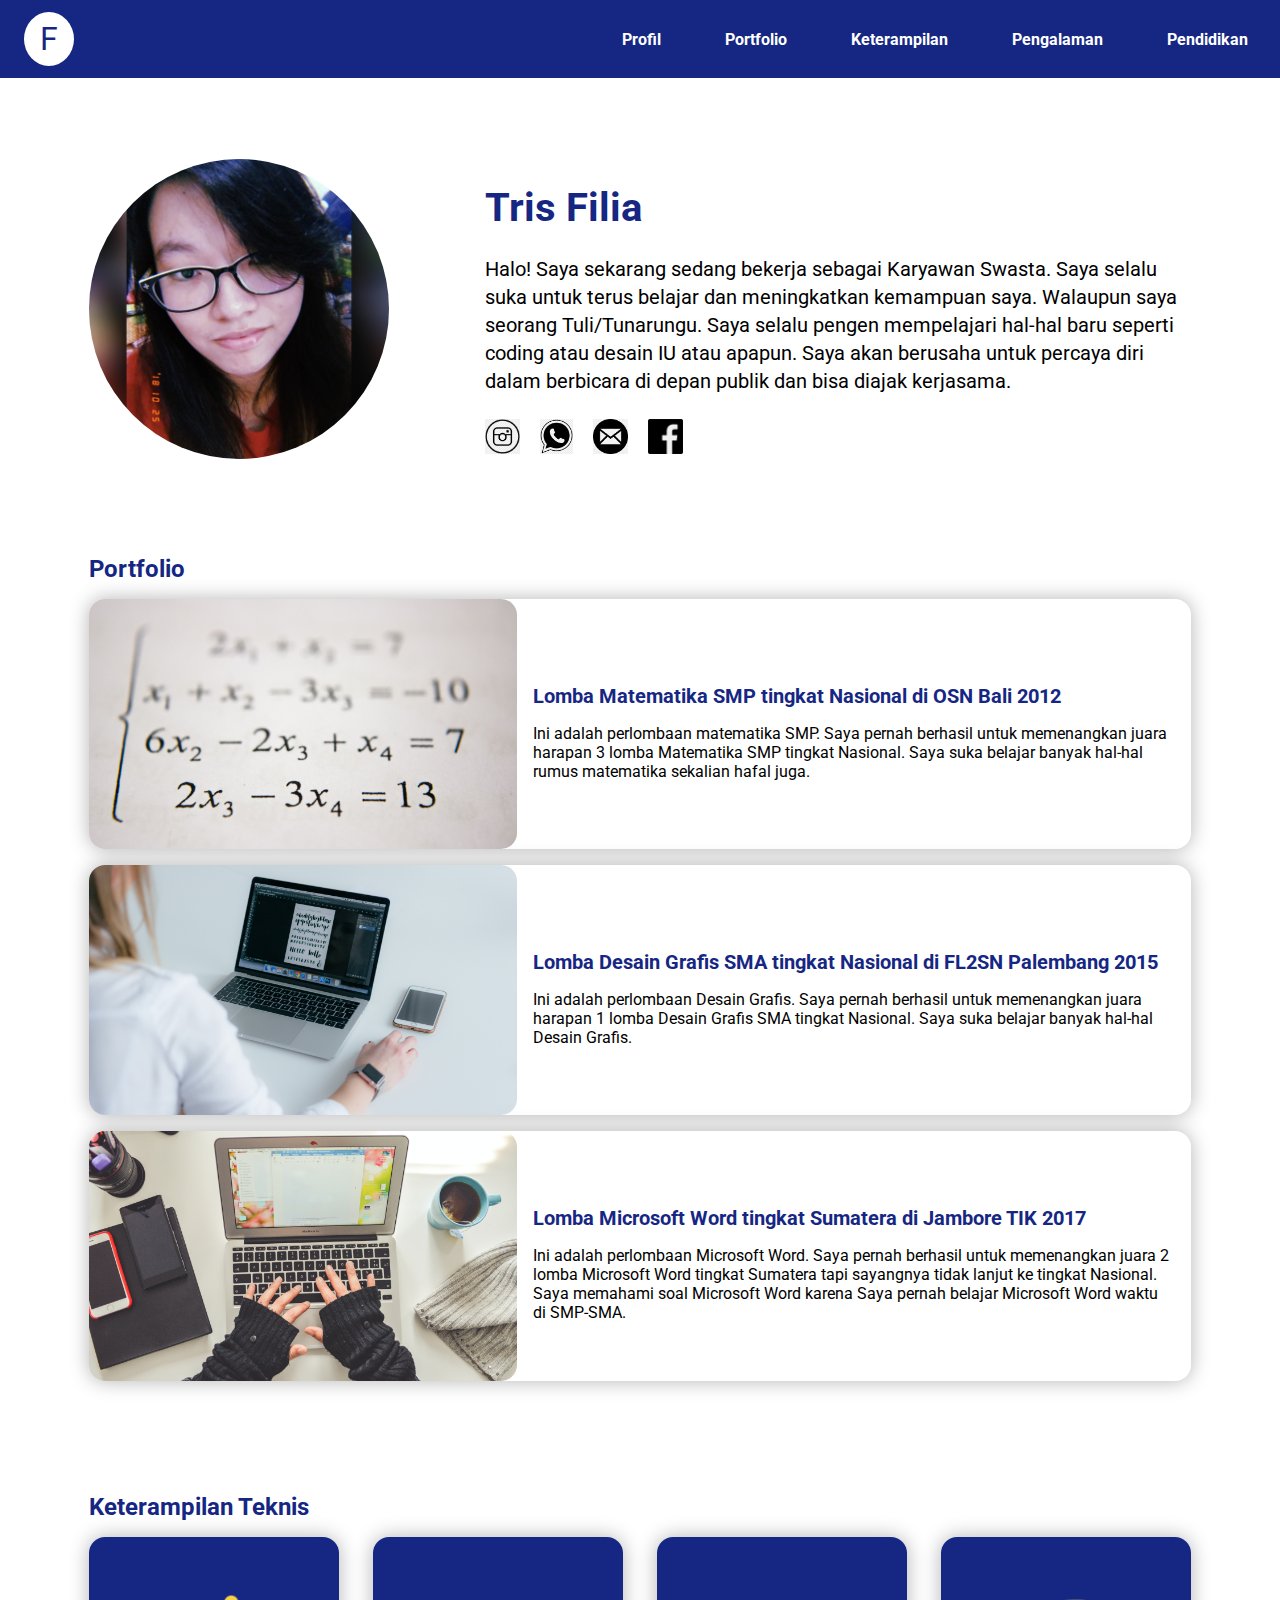
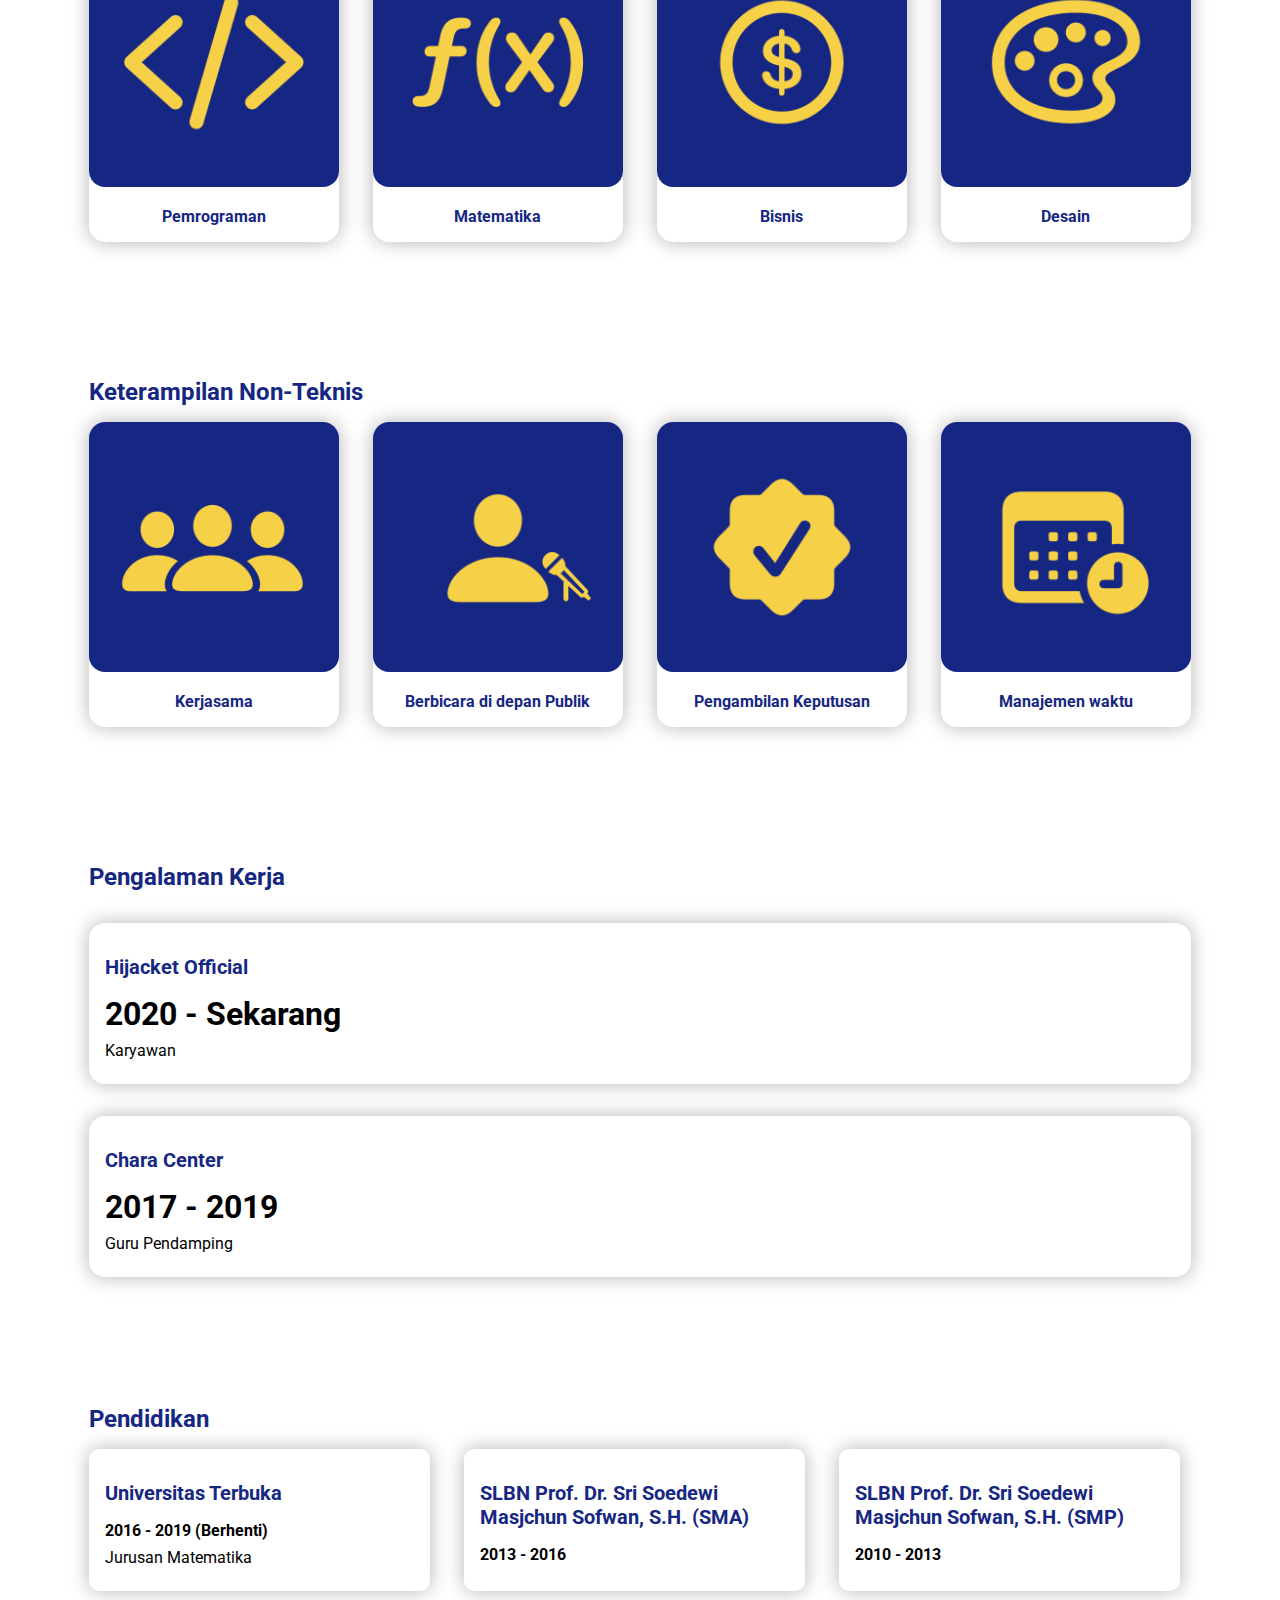
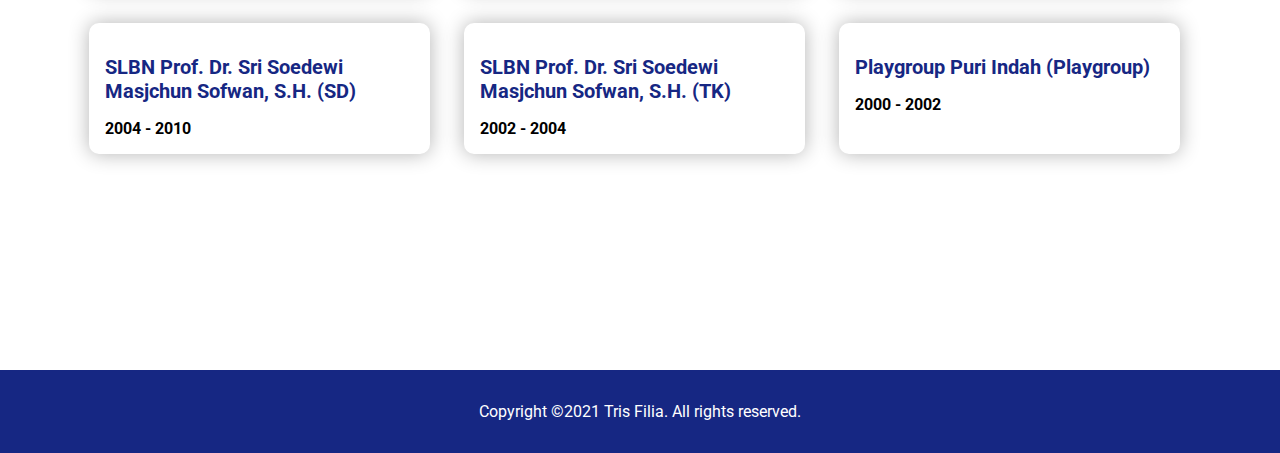
<file: index.html>
<!DOCTYPE html>
<html lang="en">
<head>
    <title>My Portfolio Website</title>
    <meta charset="UTF-8">
    <meta http-equiv="X-UA-Compatible" content="IE=edge">
    <meta name="viewport" content="width=device-width, initial-scale=1.0">
    <link rel="stylesheet" href="style.css"
    <title>Portofolio Website - Filia</title>
</head>
<body>
    <header>
        <a href="index.html" class="logo">F</a>
        <nav class="nav-bar">
            <ul class="nav-bar-items">
                <li><a href="#Top">Profil</a></li>
                <li><a href="#Portfolio">Portfolio</a></li>
                <li><a href="#Keterampilan">Keterampilan</a></li>
                <li><a href="#Pengalaman">Pengalaman</a></li>
                <li><a href="#Pendidikan">Pendidikan</a></li>
            </ul>
        </nav>
    </header>
    <div class="content">
        <!-- Bagian Profile -->
        <div id="profile-container">
            <img src="./gambar/filia.png" id="profile-picture">
            <div id="bio">
                <h1 class="title-1" id="name">Tris Filia</h1>
                <p class="subtitle">Halo! Saya sekarang sedang bekerja sebagai Karyawan Swasta.
                    Saya selalu suka untuk terus belajar dan meningkatkan kemampuan saya.
                    Walaupun saya seorang Tuli/Tunarungu.
                    Saya selalu pengen mempelajari hal-hal baru seperti coding atau desain IU atau apapun.
                    Saya akan berusaha untuk percaya diri dalam berbicara di depan publik dan bisa diajak kerjasama.</p>
                <div class="social-media-container">
                    <a href="https://www.instagram.com/tris_filia/"><img src="./gambar/instagram.png" alt="logo"></a>
                    <a href=""><img src="./gambar/whatsapp.png" alt="logo"></a>
                    <a href="mailto:Trisfilia@gmail.com"><img src="./gambar/mail.png" alt="logo"></a>
                    <a href="https://www.facebook.com/tris.dududh"><img src="./gambar/facebook.png" alt="logo"></a>
                </div>
            </div>
        </div>

        <!-- Bagian Porfolio-->
        <h1 class="title-2" id="Portfolio">Portfolio</h1>
        <div class="portfolio-card">
            <img class="portfolio-picture" src="./gambar/matematika.jpg" alt="logo">
            <div>
                <h1 class="title-3">Lomba Matematika SMP tingkat Nasional di OSN Bali 2012</h1>
                <p class="descripton">
                    Ini adalah perlombaan matematika SMP.
                    Saya pernah berhasil untuk memenangkan juara harapan 3 lomba Matematika SMP tingkat Nasional.
                    Saya suka belajar banyak hal-hal rumus matematika sekalian hafal juga.
                </p>
            </div>
        </div>
        <div class="portfolio-card">
            <img class="portfolio-picture" src="./gambar/desain-grafis.jpg" alt="logo">
            <div>
                <h1 class="title-4">Lomba Desain Grafis SMA tingkat Nasional di FL2SN Palembang 2015</h1>
                <p class="descripton">
                    Ini adalah perlombaan Desain Grafis.
                    Saya pernah berhasil untuk memenangkan juara harapan 1 lomba Desain Grafis SMA tingkat Nasional.
                    Saya suka belajar banyak hal-hal Desain Grafis.
                </p>
            </div>
        </div>
        <div class="portfolio-card">
            <img class="portfolio-picture" src="./gambar/microsoft-office.jpg" alt="logo">
            <div>
                <h1 class="title-5">Lomba Microsoft Word tingkat Sumatera di Jambore TIK 2017</h1>
                <p class="descripton">
                    Ini adalah perlombaan Microsoft Word.
                    Saya pernah berhasil untuk memenangkan juara 2 lomba Microsoft Word tingkat Sumatera tapi sayangnya tidak lanjut ke tingkat Nasional.
                    Saya memahami soal Microsoft Word karena Saya pernah belajar Microsoft Word waktu di SMP-SMA.
                </p>
            </div>
        </div>

        <!-- Bagian Keterampilan-->
        <h1 class="title-2" id="Keterampilan">Keterampilan Teknis</h1>
        <div class="skill-container">
            <div class="skill-card">
                <img src="./gambar/programming.png" alt="logo" class="skill-picture">
                <p class="skill-title">Pemrograman</p>
            </div>
            <div class="skill-card">
                <img src="./gambar/mathematics.png" alt="logo" class="skill-picture">
                <p class="skill-title">Matematika</p>
            </div>
            <div class="skill-card">
                <img src="./gambar/business.png" alt="logo" class="skill-picture">
                <p class="skill-title">Bisnis</p>
            </div>
            <div class="skill-card">
                <img src="./gambar/design.png" alt="logo" class="skill-picture">
                <p class="skill-title">Desain</p>
            </div>
        </div>

        <h1 class="title-2" id="Keterampilan">Keterampilan Non-Teknis</h1>
        <div class="skill-container">
            <div class="skill-card">
                <img src="./gambar/teamwork.png" alt="logo" class="skill-picture">
                <p class="skill-title">Kerjasama</p>
            </div>
            <div class="skill-card">
                <img src="./gambar/public-speaking.png" alt="logo" class="skill-picture">
                <p class="skill-title">Berbicara di depan Publik</p>
            </div>
            <div class="skill-card">
                <img src="./gambar/decision-making.png" alt="logo" class="skill-picture">
                <p class="skill-title">Pengambilan Keputusan</p>
            </div>
            <div class="skill-card">
                <img src="./gambar/time-management.png" alt="logo" class="skill-picture">
                <p class="skill-title">Manajemen waktu</p>
            </div>
        </div>

        <!-- Bagian Pengalaman Kerja-->
        <h1 class="title-2" id="Pengalaman">Pengalaman Kerja</h1>
        <div class="experience-card">
            <h1 class="title-3">Hijacket Official</h1>
            <h1 class="description">2020 - Sekarang </h1>
            <p class="title-6">Karyawan</p>
        </div>

        <div class="experience-card">
            <h1 class="title-3">Chara Center</h1>
            <h1 class="descripton">2017 - 2019</h1>
            <p class="title-6">Guru Pendamping</p>
        </div>

        <!-- Bagian Pendidikan -->
        <h1 class="title-2" id="Pendidikan">Pendidikan</h1>
        <div class="education-container">
            <div class="education-card">
                    <div class="education-info">
                        <h1 class="title-3 bold">Universitas Terbuka</h1>
                        <p class="description">2016 - 2019 (Berhenti)</p>
                        <div class="title-6">Jurusan Matematika</div>
                    </div>
            </div>

            <div class="education-card">
                <div class="education-info">
                    <h1 class="title-3 bold">SLBN Prof. Dr. Sri Soedewi Masjchun Sofwan, S.H. (SMA)</h1>
                    <p class="description"> 2013 - 2016</p>
                </div>
            </div>
            
            <div class="education-card">
                <div class="education-info">
                    <h1 class="title-3 bold">SLBN Prof. Dr. Sri Soedewi Masjchun Sofwan, S.H. (SMP)</h1>
                    <p class="description">2010 - 2013</p>
                </div>
            </div>

            <div class="education-card">
                <div class="education-info">
                    <h1 class="title-3 bold">SLBN Prof. Dr. Sri Soedewi Masjchun Sofwan, S.H. (SD)</h1>
                    <p class="description">2004 - 2010</p>
                </div>
            </div>

            <div class="education-card">
                <div class="education-info">
                    <h1 class="title-3 bold">SLBN Prof. Dr. Sri Soedewi Masjchun Sofwan, S.H. (TK)</h1>
                    <p class="description">2002 - 2004</p>
                </div>
            </div>

            <div class="education-card">
                <div class="education-info">
                    <h1 class="title-3 bold">Playgroup Puri Indah (Playgroup)</h1>
                    <p class="description">2000 - 2002</p>
                </div>
            </div>
        </div>
    </div>

    <footer>Copyright &copy;2021 Tris Filia. All rights reserved.</footer>
</body>
</html>
</file>
<file: style.css>
@import url(https://fonts.googleapis.com/css2?family=Roboto&display=swap);

* {
    box-sizing: border-box;
    margin: 0;
    padding: 0;
    font-family: "Roboto", sans-serif;
    scroll-behavior: smooth;
   }

header {
    background-color: #162783;
    display: flex;
    justify-content: space-between;
    align-items: center;
    position: fixed;
    top: 0;
    width: 100%;
    }

.logo {
    width: auto;
    cursor: pointer;
    margin: 12px 24px;
    padding: 8px 16px;
    background-color: white;
    color: #162783;
    font-size: 2em;
    border-radius: 50%;
   }

.nav-bar-items {
    list-style: none;
    display: flex;
   }

.nav-bar li {
    padding: 16px 32px;
    }

.nav-bar-items li a {
 font-weight: 700;
    }

a {
 text-decoration: none;
 color: white;
    }

.content {
    max-width: 1200px;
    margin: 0 auto;
    margin-bottom: 200px;
    padding: 0px 32px;
    }

#profile-container {
    display: flex;
    justify-content: space-between;
    align-items: center;
    padding-top: 140px;
    margin: 0 1.5%;
    }

#profile-picture {
    height: 300px;
    object-fit: cover;
    border-radius: 50%;
    }

.title-1 {
    margin: 24px 0px;
    font-size: 2.5em;
    font-weight: 700;
    color: #162783;
    }

.subtitle {
    font-size: 1.25em;
    line-height: 1.4;
    margin: 24px 0;
    }

#bio {
    margin-left: 96px;
    }

.social-media-container a {
    margin-right: 16px;
    }

.social-media-container a img {
    height: 35px;
    }

hr {
    margin: 32px 1.5%;
    }

.portfolio-card {
    width: 97%;
    display: flex;
    align-items: center;
    justify-content: space-between;
    margin: 16px 1.5%;
    background-color: white;
    border-radius: 16px;
    box-shadow: 0px 0px 20px 0px rgba(0,0,0,0.3);
    }

.portfolio-picture {
    height: 250px;
    width: 40%;
    border-radius: 16px;
    object-fit: cover;
    }

.portfolio-card {
    width: 97%;
    display: flex;
    align-items: center;
    justify-content: space-between;
    margin: 16px 1.5%;
    background-color: white;
    border-radius: 16px;
    box-shadow: 0px 0px 20px 0px rgba(0,0,0,0.3);
    }

.portfolio-card div {
    width: 60%;
    margin-left: 16px;
    margin-right: 16px;
    }

.title-2 {
    padding-top: 96px;
    margin-left: 1.5%;
    font-size: 1.5em;
    color: #162783;
    font-weight: 700;
    }

.title-3 {
    color: #162783;
    margin: 16px 0px;
    font-size: 1.25em;
    font-weight: 700;
    }

.title-4 {
    color: #162783;
    margin: 16px 0px;
    font-size: 1.25em;
    font-weight: 700;
    }

.title-5 {
    color: #162783;
    margin: 16px 0px;
    font-size: 1.25em;
    font-weight: 700;
    }

.title-6 {
    font-size: 1em;
    margin: 8px 0px;
    }    

.description {
    line-height: 1,5;
    font-weight: bold;
   }

.skill-container {
    display: flex;
    flex-wrap: wrap;
    margin-bottom: 24px;
    }

.skill-card {
    flex: 0 1 22%;
    background-color: white;
    margin: 16px 1.5%;
    border-radius: 16px;
    box-shadow: 0px 0px 20px 0px rgba(0,0,0,0.3);
    }

.skill-picture {
    height: auto;
    width: 100%;
    margin-bottom: 16px;
    border-radius: 16px;
    }

.skill-title {
    margin-bottom: 16px;
    text-align: center;
    font-weight: 700;
    color: #162783;
    }

.experience-card {
    background-color: gray;
    margin: 32px 1.5%;
    padding: 16px;
    background-color: white;
    border-radius: 16px;
    box-shadow: 0px 0px 20px 0px rgba(0,0,0,0.3);
    }

.education-container {
    display: flex;
    justify-content: flex-start;
    flex-wrap: wrap;
    }

.education-card {
    flex: 0 1 30%;
    margin: 16px 1.5%;
    padding: 16px 16px;
    background-color: white;
    border-radius: 10px;
    box-shadow: 0px 0px 20px 0px rgba(0,0,0,0.3);
    }

.education-picture {
    height: auto;
    width: 100px;
    border-radius: 10px;
    }

footer {
    text-align: center;
    padding: 32px;
    background-color: #162783;
    color: white;
    }

@media screen and (max-width: 700px) {
    header{
        position: static;
        flex-direction: column;
        }
    .nav-bar-items {
        flex-direction: column;
        text-align: center;
        }
    #profile-container {
        padding-top: 32px;
        flex-direction: column;
        }
    #bio {
        margin: 16px;
        padding: 16px 0px;
        }
    .portfolio-card {
        flex-direction: column;
        align-items: flex-start;
        }
    .portfolio-card div {
        width: 90%;
        margin: 16px;
        }
    .portfolio-picture {
        width: 100%;
        height: auto;
    }
    .skill-card {
        flex: 0 1 47%;
        }
    .education-card {
        flex: 0 1 97%;
        }    
}
</file>
